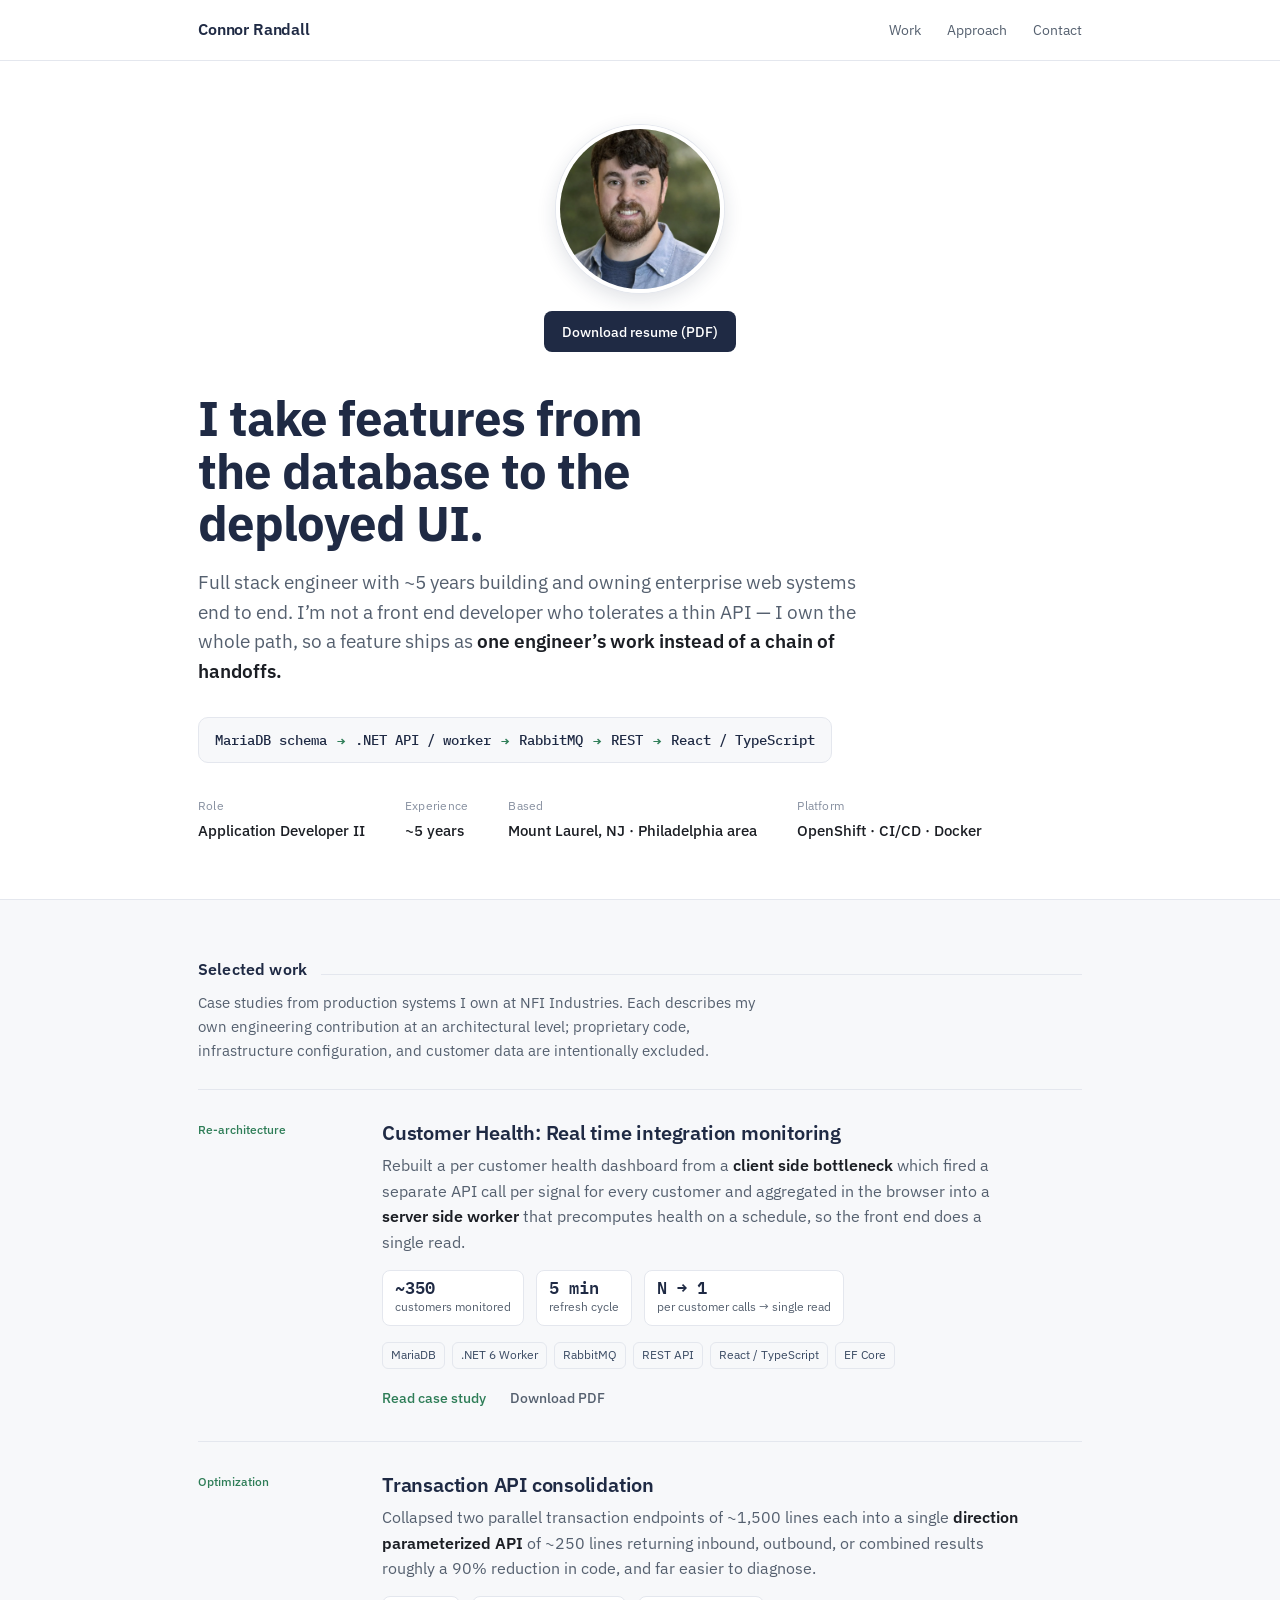
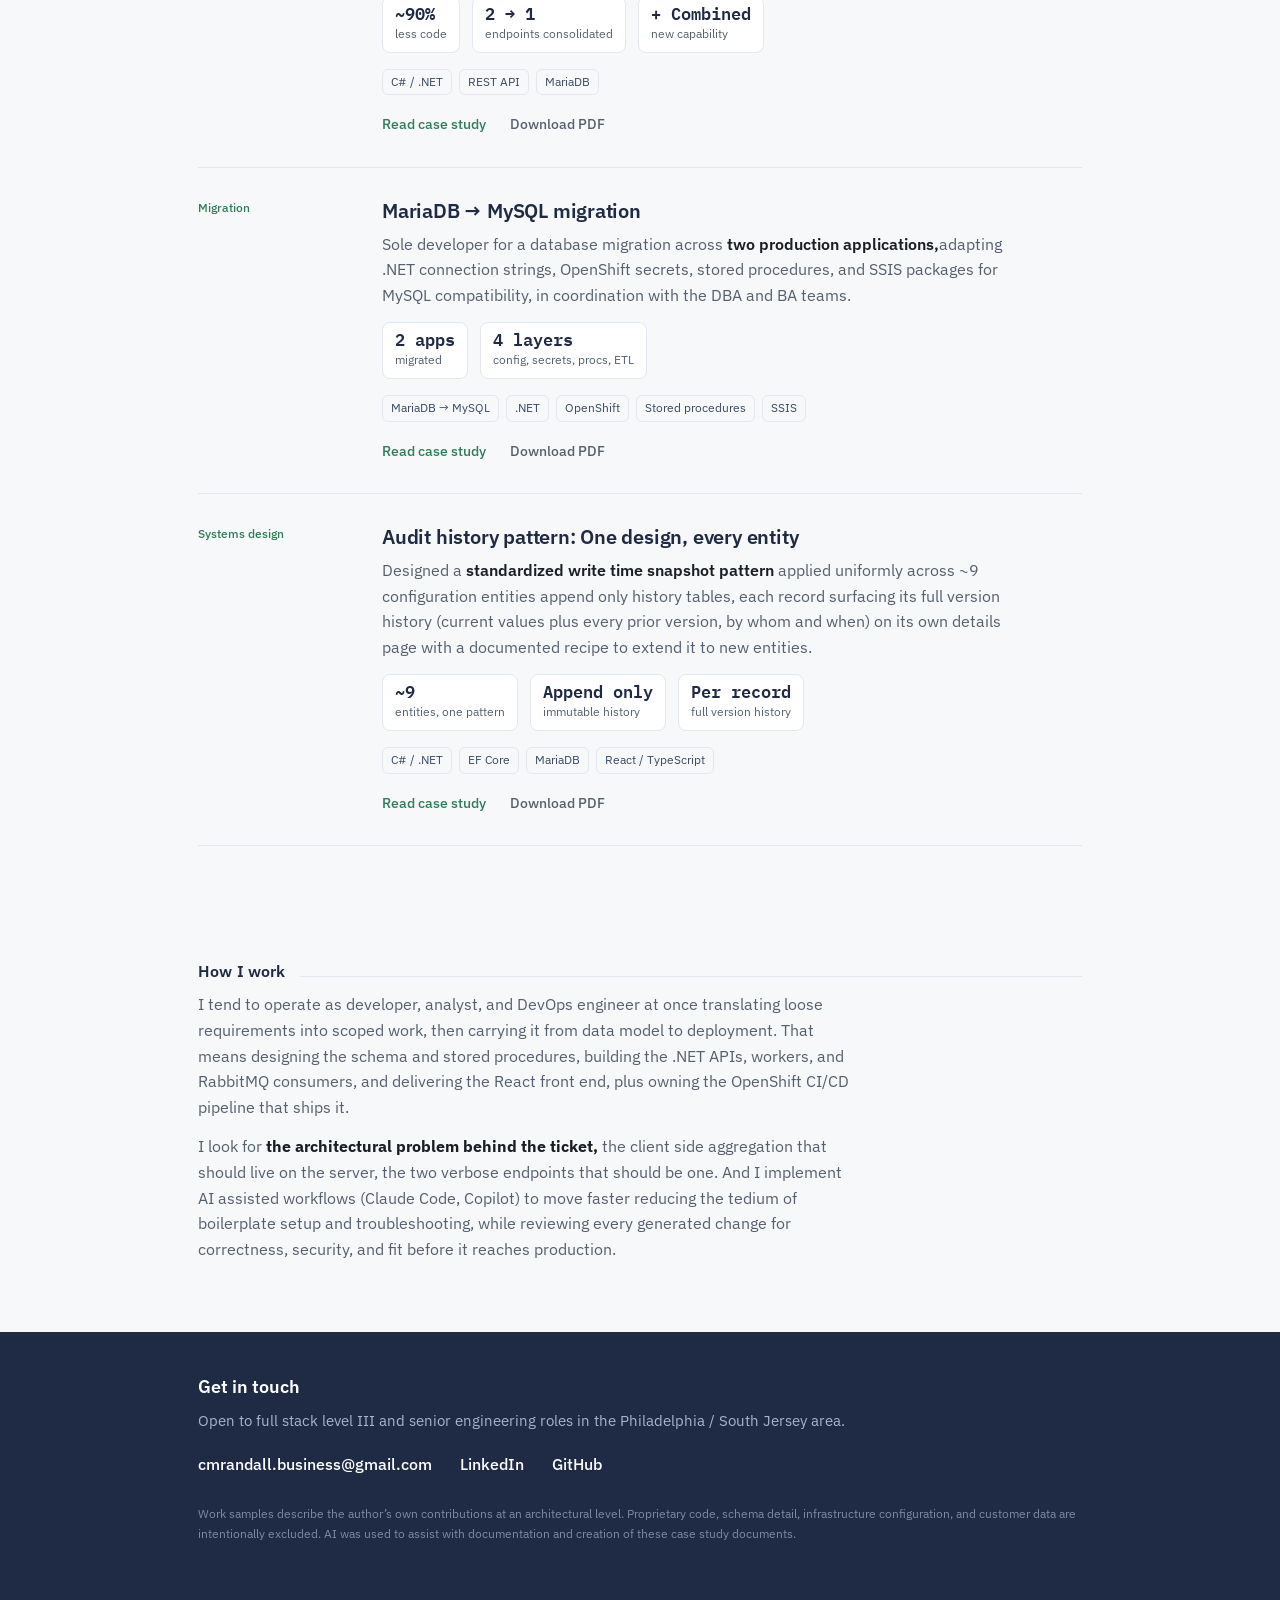
<file: index.html>
<!DOCTYPE html>
<html lang="en">
<head>
<meta charset="utf-8">
<meta name="viewport" content="width=device-width, initial-scale=1">
<title>Connor Randall: Full Stack Engineer</title>
<meta name="description" content="Full stack engineer who owns enterprise web systems end to end from database schema through .NET services and messaging to React front ends.">
<link rel="preconnect" href="https://fonts.googleapis.com">
<link rel="preconnect" href="https://fonts.gstatic.com" crossorigin>
<link href="https://fonts.googleapis.com/css2?family=IBM+Plex+Mono:wght@400;500;600&family=IBM+Plex+Sans:wght@400;500;600;700&display=swap" rel="stylesheet">
<link rel="stylesheet" href="styles.css">
</head>
<body>

<header class="topbar">
  <div class="wrap">
    <span class="id">Connor Randall</span>
    <nav>
      <a href="#work">Work</a>
      <a href="#approach">Approach</a>
      <a href="#contact">Contact</a>
    </nav>
  </div>
</header>

<div class="hero">
  <div class="wrap">
    <div class="profile">
      <img class="avatar" src="assets/profile.png" alt="Portrait of Connor Randall" width="168" height="168">
      <a class="btn" href="assets/Connor_Randall_Resume.pdf" download="Connor_Randall_Resume.pdf">Download resume (PDF)</a>
    </div>
    <h1>I take features from the database to the deployed UI.</h1>
    <p class="thesis">Full stack engineer with ~5 years building and owning enterprise web systems end to end. I&rsquo;m not a front end developer who tolerates a thin API &mdash; I own the whole path, so a feature ships as <b>one engineer&rsquo;s work instead of a chain of handoffs.</b></p>

    <div class="path mono">
      <span class="node">MariaDB schema</span><span class="arw">&rarr;</span>
      <span class="node">.NET API / worker</span><span class="arw">&rarr;</span>
      <span class="node">RabbitMQ</span><span class="arw">&rarr;</span>
      <span class="node">REST</span><span class="arw">&rarr;</span>
      <span class="node">React / TypeScript</span>
    </div>

    <div class="facts">
      <div><div class="lab">Role</div><div class="val">Application Developer II</div></div>
      <div><div class="lab">Experience</div><div class="val">~5 years</div></div>
      <div><div class="lab">Based</div><div class="val">Mount Laurel, NJ &middot; Philadelphia area</div></div>
      <div><div class="lab">Platform</div><div class="val">OpenShift &middot; CI/CD &middot; Docker</div></div>
    </div>
  </div>
</div>

<div class="wrap">

  <section id="work">
    <div class="sec-head"><h2>Selected work</h2><span class="rule"></span></div>
    <p class="sec-sub">Case studies from production systems I own at NFI Industries. Each describes my own engineering contribution at an architectural level; proprietary code, infrastructure configuration, and customer data are intentionally excluded.</p>

    <!-- Customer Health -->
    <div class="entry">
      <div class="kind">Re-architecture</div>
      <div>
        <h3>Customer Health: Real time integration monitoring</h3>
        <p>Rebuilt a per customer health dashboard from a <b>client side bottleneck</b> which fired a separate API call per signal for every customer and aggregated in the browser  into a <b>server side worker</b> that precomputes health on a schedule, so the front end does a single read.</p>
        <div class="metrics">
          <div class="metric"><div class="n mono">~350</div><div class="l">customers monitored</div></div>
          <div class="metric"><div class="n mono">5&nbsp;min</div><div class="l">refresh cycle</div></div>
          <div class="metric"><div class="n mono">N&nbsp;&rarr;&nbsp;1</div><div class="l">per customer calls &rarr; single read</div></div>
        </div>
        <div class="stack">
          <span class="tag">MariaDB</span><span class="tag">.NET 6 Worker</span><span class="tag">RabbitMQ</span>
          <span class="tag">REST API</span><span class="tag">React / TypeScript</span><span class="tag">EF Core</span>
        </div>
        <div class="readlinks">
          <a href="work/customer-health.html">Read case study</a>
          <a class="pdf" href="assets/CustomerHealth_CaseStudy.pdf">Download PDF</a>
        </div>
      </div>
    </div>

    <!-- API consolidation -->
    <div class="entry">
      <div class="kind">Optimization</div>
      <div>
        <h3>Transaction API consolidation</h3>
        <p>Collapsed two parallel transaction endpoints of ~1,500 lines each into a single <b>direction parameterized API</b> of ~250 lines returning inbound, outbound, or combined results roughly a 90% reduction in code, and far easier to diagnose.</p>
        <div class="metrics">
          <div class="metric"><div class="n mono">~90%</div><div class="l">less code</div></div>
          <div class="metric"><div class="n mono">2&nbsp;&rarr;&nbsp;1</div><div class="l">endpoints consolidated</div></div>
          <div class="metric"><div class="n mono">+&nbsp;Combined</div><div class="l">new capability</div></div>
        </div>
        <div class="stack">
          <span class="tag">C# / .NET</span><span class="tag">REST API</span><span class="tag">MariaDB</span>
        </div>
        <div class="readlinks">
          <a href="work/api-consolidation.html">Read case study</a>
          <a class="pdf" href="assets/APIConsolidation_CaseStudy.pdf">Download PDF</a>
        </div>
      </div>
    </div>

    <!-- DB migration -->
    <div class="entry">
      <div class="kind">Migration</div>
      <div>
        <h3>MariaDB → MySQL migration</h3>
        <p>Sole developer for a database migration across <b>two production applications,</b>adapting .NET connection strings, OpenShift secrets, stored procedures, and SSIS packages for MySQL compatibility, in coordination with the DBA and BA teams.</p>
        <div class="metrics">
          <div class="metric"><div class="n mono">2 apps</div><div class="l">migrated</div></div>
          <div class="metric"><div class="n mono">4 layers</div><div class="l">config, secrets, procs, ETL</div></div>
        </div>
        <div class="stack">
          <span class="tag">MariaDB → MySQL</span><span class="tag">.NET</span><span class="tag">OpenShift</span>
          <span class="tag">Stored procedures</span><span class="tag">SSIS</span>
        </div>
        <div class="readlinks">
          <a href="work/database-migration.html">Read case study</a>
          <a class="pdf" href="assets/DatabaseMigration_CaseStudy.pdf">Download PDF</a>
        </div>
      </div>
    </div>

    <!-- Audit history -->
    <div class="entry">
      <div class="kind">Systems design</div>
      <div>
        <h3>Audit history pattern: One design, every entity</h3>
        <p>Designed a <b>standardized write time snapshot pattern</b> applied uniformly across ~9 configuration entities append only history tables, each record surfacing its full version history (current values plus every prior version, by whom and when) on its own details page with a documented recipe to extend it to new entities.</p>
        <div class="metrics">
          <div class="metric"><div class="n mono">~9</div><div class="l">entities, one pattern</div></div>
          <div class="metric"><div class="n mono">Append only</div><div class="l">immutable history</div></div>
          <div class="metric"><div class="n mono">Per record</div><div class="l">full version history</div></div>
        </div>
        <div class="stack">
          <span class="tag">C# / .NET</span><span class="tag">EF Core</span><span class="tag">MariaDB</span><span class="tag">React / TypeScript</span>
        </div>
        <div class="readlinks">
          <a href="work/audit-history.html">Read case study</a>
          <a class="pdf" href="assets/AuditHistory_CaseStudy.pdf">Download PDF</a>
        </div>
      </div>
    </div>
  </section>

  <section id="approach" class="approach">
    <div class="sec-head"><h2>How I work</h2><span class="rule"></span></div>
    <p>I tend to operate as developer, analyst, and DevOps engineer at once translating loose requirements into scoped work, then carrying it from data model to deployment. That means designing the schema and stored procedures, building the .NET APIs, workers, and RabbitMQ consumers, and delivering the React front end, plus owning the OpenShift CI/CD pipeline that ships it.</p>
    <p>I look for <b>the architectural problem behind the ticket,</b> the client side aggregation that should live on the server, the two verbose endpoints that should be one. And I implement AI assisted workflows (Claude Code, Copilot) to move faster reducing the tedium of boilerplate setup and troubleshooting, while reviewing every generated change for correctness, security, and fit before it reaches production.</p>
  </section>

</div>

<footer id="contact">
  <div class="wrap">
    <h2>Get in touch</h2>
    <p>Open to full stack level III and senior engineering roles in the Philadelphia / South Jersey area.</p>
    <div class="links">
      <a href="mailto:cmrandall.business@gmail.com">cmrandall.business@gmail.com</a>
      <a href="https://www.linkedin.com/in/connormrandall">LinkedIn</a>
      <a href="https://github.com/CMRandall669">GitHub</a>
    </div>
    <p class="fine">Work samples describe the author&rsquo;s own contributions at an architectural level. Proprietary code, schema detail, infrastructure configuration, and customer data are intentionally excluded. AI was used to assist with documentation and creation of these case study documents.</p>
  </div>
</footer>

</body>
</html>
</file>
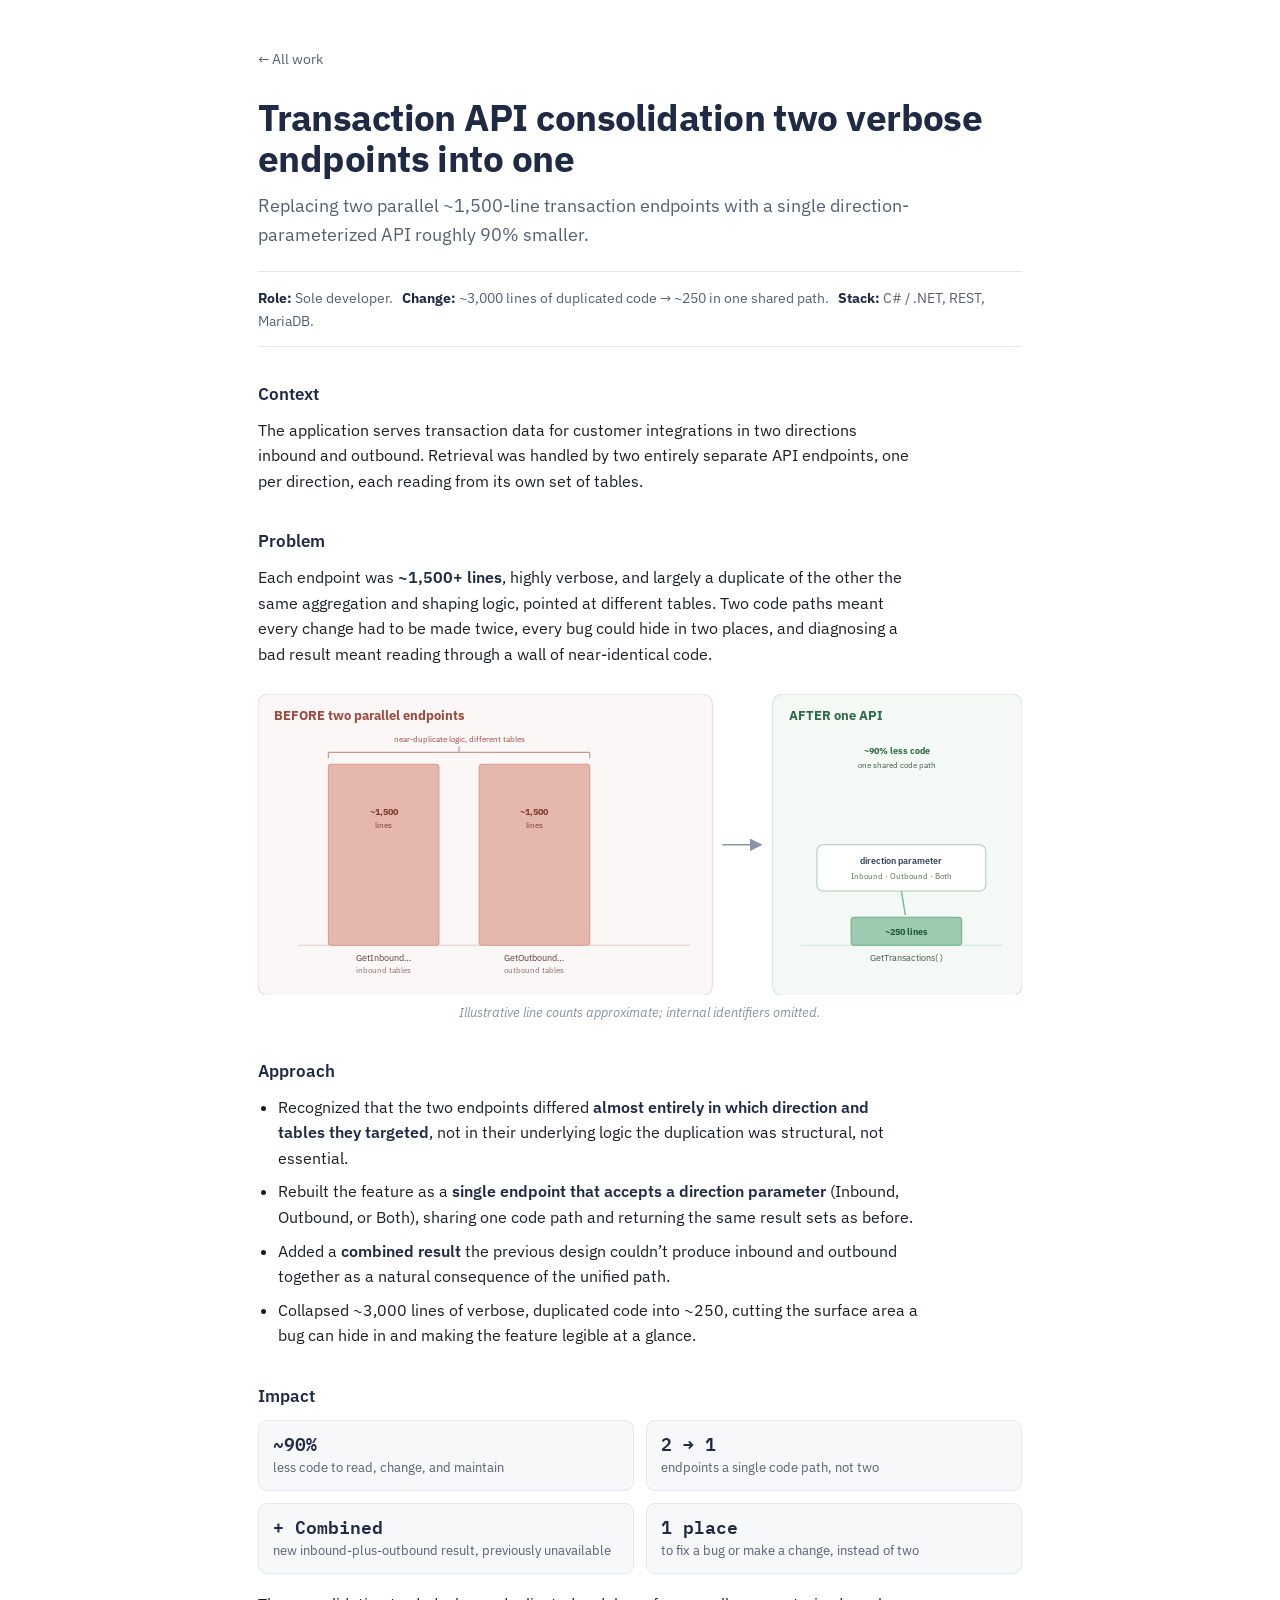
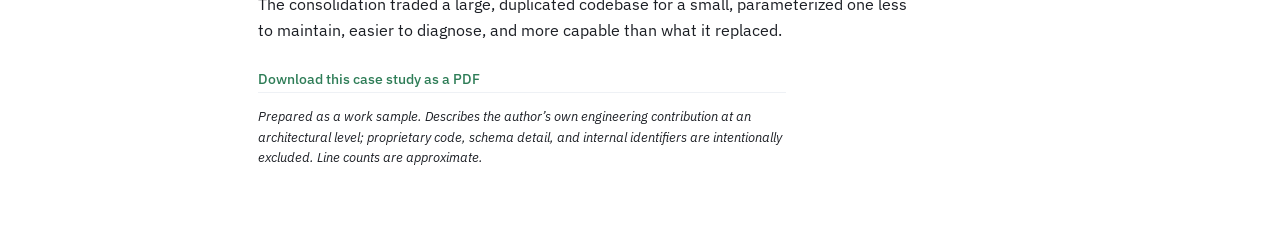
<file: work/api-consolidation.html>
<!DOCTYPE html>
<html lang="en">
<head>
<meta charset="utf-8">
<meta name="viewport" content="width=device-width, initial-scale=1">
<title>Transaction API Consolidation Connor Randall</title>
<meta name="description" content="Replacing two parallel ~1,500-line transaction endpoints with a single direction-parameterized API roughly 90% smaller.">
<link rel="preconnect" href="https://fonts.googleapis.com">
<link rel="preconnect" href="https://fonts.gstatic.com" crossorigin>
<link href="https://fonts.googleapis.com/css2?family=IBM+Plex+Mono:wght@400;500;600&family=IBM+Plex+Sans:wght@400;500;600;700&display=swap" rel="stylesheet">
<link rel="stylesheet" href="../styles.css">
</head>
<body>
<div class="case">
  <div class="wrap">
    <a class="back" href="../index.html">&larr; All work</a>
    <h1>Transaction API consolidation two verbose endpoints into one</h1>
    <p class="lede">Replacing two parallel ~1,500-line transaction endpoints with a single direction-parameterized API roughly 90% smaller.</p>
    <div class="rolebar"><b>Role:</b> Sole developer. &nbsp;&nbsp;<b>Change:</b> ~3,000 lines of duplicated code → ~250 in one shared path. &nbsp;&nbsp;<b>Stack:</b> C# / .NET, REST, MariaDB.</div>

    <h2>Context</h2>
    <p>The application serves transaction data for customer integrations in two directions inbound and outbound. Retrieval was handled by two entirely separate API endpoints, one per direction, each reading from its own set of tables.</p>

    <h2>Problem</h2>
    <p>Each endpoint was <span class="k">~1,500+ lines</span>, highly verbose, and largely a duplicate of the other the same aggregation and shaping logic, pointed at different tables. Two code paths meant every change had to be made twice, every bug could hide in two places, and diagnosing a bad result meant reading through a wall of near-identical code.</p>

    <figure>
      <svg viewBox="0 0 760 300" xmlns="http://www.w3.org/2000/svg" role="img" aria-label="Before and after code-volume comparison">
        <defs><marker id="ar" viewBox="0 0 10 10" refX="8.5" refY="5" markerWidth="8" markerHeight="8" orient="auto-start-reverse"><path d="M0,0 L10,5 L0,10 z" fill="#8a94a6"/></marker></defs>
        <rect x="0" y="0" width="452" height="300" rx="10" fill="#fbf7f6" stroke="#ecdcd8"/>
        <text x="16" y="26" font-family="IBM Plex Sans, Arial" font-size="12.5" font-weight="700" fill="#9c4b3f">BEFORE two parallel endpoints</text>
        <line x1="40" y1="250" x2="430" y2="250" stroke="#e3cfca" stroke-width="1"/>
        <rect x="70" y="70" width="110" height="180" rx="3" fill="#e6b7ad" stroke="#d29c90"/>
        <text x="125" y="120" text-anchor="middle" font-family="IBM Plex Sans, Arial" font-size="9" font-weight="700" fill="#7c3b30">~1,500</text>
        <text x="125" y="133" text-anchor="middle" font-family="IBM Plex Sans, Arial" font-size="8" fill="#7c3b30">lines</text>
        <text x="125" y="266" text-anchor="middle" font-family="IBM Plex Sans, Arial" font-size="8.6" fill="#5a3f3a">GetInbound…</text>
        <text x="125" y="278" text-anchor="middle" font-family="IBM Plex Sans, Arial" font-size="7.6" fill="#8a6f68">inbound tables</text>
        <rect x="220" y="70" width="110" height="180" rx="3" fill="#e6b7ad" stroke="#d29c90"/>
        <text x="275" y="120" text-anchor="middle" font-family="IBM Plex Sans, Arial" font-size="9" font-weight="700" fill="#7c3b30">~1,500</text>
        <text x="275" y="133" text-anchor="middle" font-family="IBM Plex Sans, Arial" font-size="8" fill="#7c3b30">lines</text>
        <text x="275" y="266" text-anchor="middle" font-family="IBM Plex Sans, Arial" font-size="8.6" fill="#5a3f3a">GetOutbound…</text>
        <text x="275" y="278" text-anchor="middle" font-family="IBM Plex Sans, Arial" font-size="7.6" fill="#8a6f68">outbound tables</text>
        <path d="M70,58 L330,58 M70,58 L70,64 M330,58 L330,64 M200,58 L200,52" stroke="#c99a90" stroke-width="1.2" fill="none"/>
        <text x="200" y="48" text-anchor="middle" font-family="IBM Plex Sans, Arial" font-size="8.4" fill="#9c4b3f">near-duplicate logic, different tables</text>
        <path d="M462,150 L500,150" stroke="#8a94a6" stroke-width="1.6" fill="none" marker-end="url(#ar)"/>
        <rect x="512" y="0" width="248" height="300" rx="10" fill="#f4f9f5" stroke="#d3e6d8"/>
        <text x="528" y="26" font-family="IBM Plex Sans, Arial" font-size="12.5" font-weight="700" fill="#2f6b48">AFTER one API</text>
        <line x1="540" y1="250" x2="740" y2="250" stroke="#cfe3d6" stroke-width="1"/>
        <rect x="590" y="222" width="110" height="28" rx="3" fill="#9ccbaf" stroke="#6fae86"/>
        <text x="645" y="240" text-anchor="middle" font-family="IBM Plex Sans, Arial" font-size="9" font-weight="700" fill="#1f5638">~250 lines</text>
        <text x="645" y="266" text-anchor="middle" font-family="IBM Plex Sans, Arial" font-size="8.6" fill="#3d5648">GetTransactions( )</text>
        <rect x="556" y="150" width="168" height="46" rx="6" fill="#fff" stroke="#a9cdb5"/>
        <text x="640" y="169" text-anchor="middle" font-family="IBM Plex Sans, Arial" font-size="8.8" font-weight="600" fill="#33405c">direction parameter</text>
        <text x="640" y="184" text-anchor="middle" font-family="IBM Plex Sans, Arial" font-size="8.2" fill="#5c6b57">Inbound · Outbound · Both</text>
        <path d="M640,196 L644,220" stroke="#7fb494" stroke-width="1.4" fill="none"/>
        <text x="636" y="60" text-anchor="middle" font-family="IBM Plex Sans, Arial" font-size="9.2" font-weight="700" fill="#2f6b48">~90% less code</text>
        <text x="636" y="74" text-anchor="middle" font-family="IBM Plex Sans, Arial" font-size="8" fill="#3d5648">one shared code path</text>
      </svg>
      <figcaption>Illustrative line counts approximate; internal identifiers omitted.</figcaption>
    </figure>

    <h2>Approach</h2>
    <ul>
      <li>Recognized that the two endpoints differed <span class="k">almost entirely in which direction and tables they targeted</span>, not in their underlying logic the duplication was structural, not essential.</li>
      <li>Rebuilt the feature as a <span class="k">single endpoint that accepts a direction parameter</span> (Inbound, Outbound, or Both), sharing one code path and returning the same result sets as before.</li>
      <li>Added a <span class="k">combined result</span> the previous design couldn&rsquo;t produce inbound and outbound together as a natural consequence of the unified path.</li>
      <li>Collapsed ~3,000 lines of verbose, duplicated code into ~250, cutting the surface area a bug can hide in and making the feature legible at a glance.</li>
    </ul>

    <h2>Impact</h2>
    <div class="impact">
      <div class="box"><div class="n mono">~90%</div><div class="l">less code to read, change, and maintain</div></div>
      <div class="box"><div class="n mono">2 → 1</div><div class="l">endpoints a single code path, not two</div></div>
      <div class="box"><div class="n mono">+ Combined</div><div class="l">new inbound-plus-outbound result, previously unavailable</div></div>
      <div class="box"><div class="n mono">1 place</div><div class="l">to fix a bug or make a change, instead of two</div></div>
    </div>
    <p>The consolidation traded a large, duplicated codebase for a small, parameterized one less to maintain, easier to diagnose, and more capable than what it replaced.</p>

    <a class="dl" href="../assets/APIConsolidation_CaseStudy.pdf">Download this case study as a PDF</a>
    <p class="excluded">Prepared as a work sample. Describes the author&rsquo;s own engineering contribution at an architectural level; proprietary code, schema detail, and internal identifiers are intentionally excluded. Line counts are approximate.</p>
  </div>
</div>
</body>
</html>
</file>
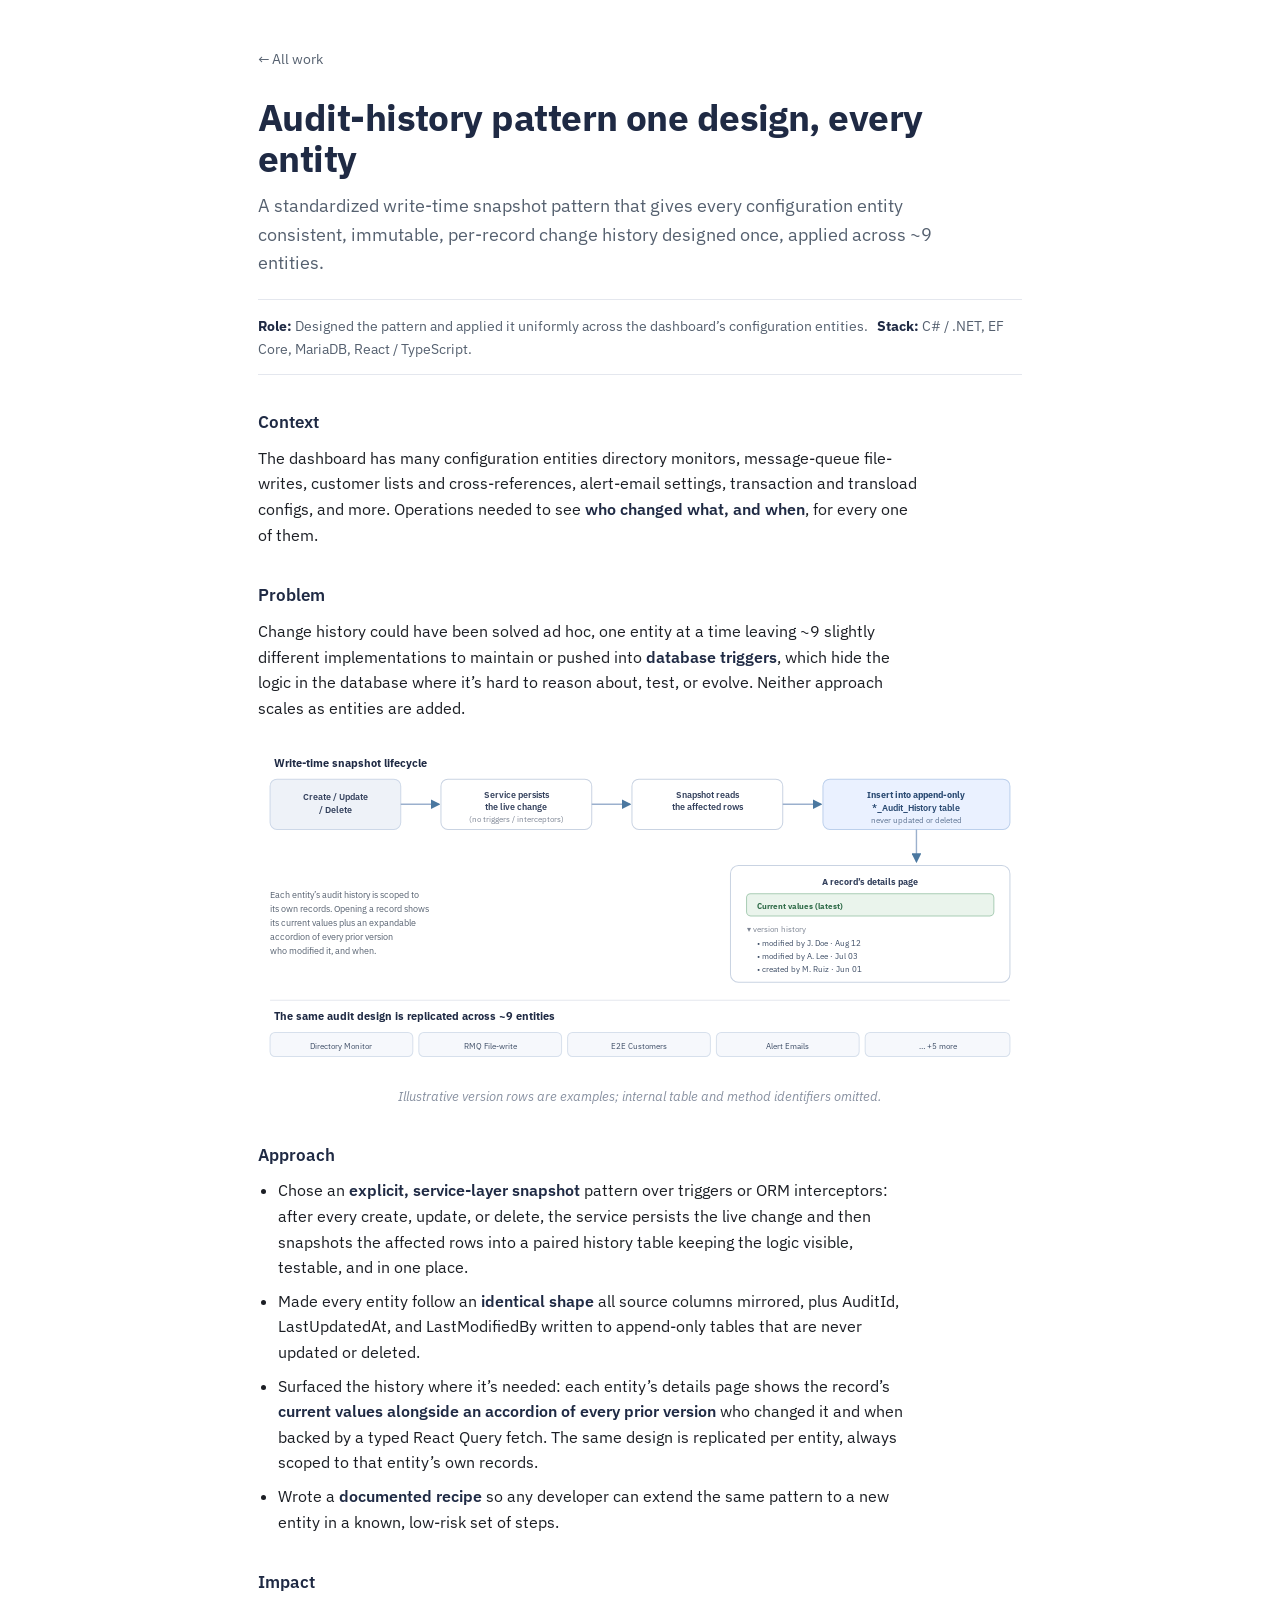
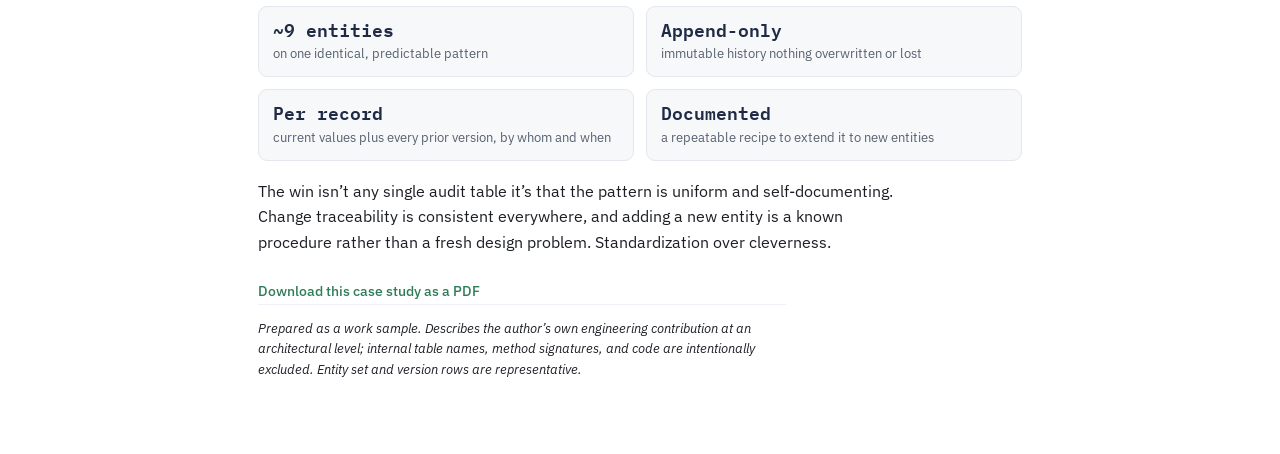
<file: work/audit-history.html>
<!DOCTYPE html>
<html lang="en">
<head>
<meta charset="utf-8">
<meta name="viewport" content="width=device-width, initial-scale=1">
<title>Audit-History Pattern Connor Randall</title>
<meta name="description" content="A standardized write-time snapshot pattern giving every configuration entity consistent, immutable, per-record change history applied across ~9 entities.">
<link rel="preconnect" href="https://fonts.googleapis.com">
<link rel="preconnect" href="https://fonts.gstatic.com" crossorigin>
<link href="https://fonts.googleapis.com/css2?family=IBM+Plex+Mono:wght@400;500;600&family=IBM+Plex+Sans:wght@400;500;600;700&display=swap" rel="stylesheet">
<link rel="stylesheet" href="../styles.css">
</head>
<body>
<div class="case">
  <div class="wrap">
    <a class="back" href="../index.html">&larr; All work</a>
    <h1>Audit-history pattern one design, every entity</h1>
    <p class="lede">A standardized write-time snapshot pattern that gives every configuration entity consistent, immutable, per-record change history designed once, applied across ~9 entities.</p>
    <div class="rolebar"><b>Role:</b> Designed the pattern and applied it uniformly across the dashboard&rsquo;s configuration entities. &nbsp;&nbsp;<b>Stack:</b> C# / .NET, EF Core, MariaDB, React / TypeScript.</div>

    <h2>Context</h2>
    <p>The dashboard has many configuration entities directory monitors, message-queue file-writes, customer lists and cross-references, alert-email settings, transaction and transload configs, and more. Operations needed to see <span class="k">who changed what, and when</span>, for every one of them.</p>

    <h2>Problem</h2>
    <p>Change history could have been solved ad hoc, one entity at a time leaving ~9 slightly different implementations to maintain or pushed into <span class="k">database triggers</span>, which hide the logic in the database where it&rsquo;s hard to reason about, test, or evolve. Neither approach scales as entities are added.</p>

    <figure>
      <svg viewBox="0 0 760 330" xmlns="http://www.w3.org/2000/svg" role="img" aria-label="Write-time snapshot lifecycle and per-record version history, replicated across entities">
        <defs><marker id="arA" viewBox="0 0 10 10" refX="8.5" refY="5" markerWidth="7" markerHeight="7" orient="auto-start-reverse"><path d="M0,0 L10,5 L0,10 z" fill="#4b78a0"/></marker></defs>
        <text x="16" y="20" font-family="IBM Plex Sans, Arial" font-size="11" font-weight="700" fill="#1F2A44">Write-time snapshot lifecycle</text>
        <g font-family="IBM Plex Sans, Arial">
          <rect x="12" y="32" width="130" height="50" rx="7" fill="#eef2f8" stroke="#cdd8e8"/>
          <text x="77" y="53" text-anchor="middle" font-size="9.4" font-weight="600" fill="#33405c">Create / Update</text>
          <text x="77" y="66" text-anchor="middle" font-size="9.4" font-weight="600" fill="#33405c">/ Delete</text>
          <rect x="182" y="32" width="150" height="50" rx="7" fill="#fff" stroke="#c9d3e2"/>
          <text x="257" y="51" text-anchor="middle" font-size="9" font-weight="600" fill="#33405c">Service persists</text>
          <text x="257" y="63" text-anchor="middle" font-size="9" font-weight="600" fill="#33405c">the live change</text>
          <text x="257" y="75" text-anchor="middle" font-size="7.6" fill="#7c8493">(no triggers / interceptors)</text>
          <rect x="372" y="32" width="150" height="50" rx="7" fill="#fff" stroke="#c9d3e2"/>
          <text x="447" y="51" text-anchor="middle" font-size="9" font-weight="600" fill="#33405c">Snapshot reads</text>
          <text x="447" y="63" text-anchor="middle" font-size="9" font-weight="600" fill="#33405c">the affected rows</text>
          <rect x="562" y="32" width="186" height="50" rx="7" fill="#eaf1ff" stroke="#bcd0ec"/>
          <text x="655" y="51" text-anchor="middle" font-size="9.2" font-weight="700" fill="#2a4a72">Insert into append-only</text>
          <text x="655" y="64" text-anchor="middle" font-size="8.8" font-weight="600" fill="#2a4a72">*_Audit_History table</text>
          <text x="655" y="76" text-anchor="middle" font-size="7.6" fill="#5c7291">never updated or deleted</text>
        </g>
        <g stroke="#9bb0cd" stroke-width="1.4" fill="none" marker-end="url(#arA)">
          <path d="M142,57 L180,57"/><path d="M332,57 L370,57"/><path d="M522,57 L560,57"/>
        </g>
        <path d="M655,82 L655,114" stroke="#9bb0cd" stroke-width="1.4" fill="none" marker-end="url(#arA)"/>
        <g font-family="IBM Plex Sans, Arial" font-size="9" fill="#55606f">
          <text x="12" y="150">Each entity&rsquo;s audit history is scoped to</text>
          <text x="12" y="164">its own records. Opening a record shows</text>
          <text x="12" y="178">its current values plus an expandable</text>
          <text x="12" y="192">accordion of every prior version</text>
          <text x="12" y="206">who modified it, and when.</text>
        </g>
        <rect x="470" y="118" width="278" height="116" rx="8" fill="#fff" stroke="#c9d3e2"/>
        <text x="609" y="137" text-anchor="middle" font-family="IBM Plex Sans, Arial" font-size="9" font-weight="700" fill="#33405c">A record&rsquo;s details page</text>
        <rect x="486" y="146" width="246" height="22" rx="4" fill="#eaf4ec" stroke="#a9cdb5"/>
        <text x="496" y="161" font-family="IBM Plex Sans, Arial" font-size="8.4" font-weight="700" fill="#2f6b48">Current values (latest)</text>
        <text x="486" y="184" font-family="IBM Plex Sans, Arial" font-size="8" fill="#7c8493">&#9662; version history</text>
        <g font-family="IBM Plex Sans, Arial" font-size="8.2" fill="#3a4a63">
          <text x="496" y="198">• modified by J. Doe · Aug 12</text>
          <text x="496" y="211">• modified by A. Lee · Jul 03</text>
          <text x="496" y="224">• created by M. Ruiz · Jun 01</text>
        </g>
        <line x1="12" y1="252" x2="748" y2="252" stroke="#e4e7ee" stroke-width="1"/>
        <text x="16" y="272" font-family="IBM Plex Sans, Arial" font-size="10.5" font-weight="700" fill="#1F2A44">The same audit design is replicated across ~9 entities</text>
        <g font-family="IBM Plex Sans, Arial" font-size="8.2" fill="#3a4a63">
          <rect x="12" y="284" width="142" height="24" rx="5" fill="#f6f8fc" stroke="#d7e0ec"/><text x="83" y="300" text-anchor="middle">Directory Monitor</text>
          <rect x="160" y="284" width="142" height="24" rx="5" fill="#f6f8fc" stroke="#d7e0ec"/><text x="231" y="300" text-anchor="middle">RMQ File-write</text>
          <rect x="308" y="284" width="142" height="24" rx="5" fill="#f6f8fc" stroke="#d7e0ec"/><text x="379" y="300" text-anchor="middle">E2E Customers</text>
          <rect x="456" y="284" width="142" height="24" rx="5" fill="#f6f8fc" stroke="#d7e0ec"/><text x="527" y="300" text-anchor="middle">Alert Emails</text>
          <rect x="604" y="284" width="144" height="24" rx="5" fill="#f6f8fc" stroke="#d7e0ec"/><text x="676" y="300" text-anchor="middle">… +5 more</text>
        </g>
      </svg>
      <figcaption>Illustrative version rows are examples; internal table and method identifiers omitted.</figcaption>
    </figure>

    <h2>Approach</h2>
    <ul>
      <li>Chose an <span class="k">explicit, service-layer snapshot</span> pattern over triggers or ORM interceptors: after every create, update, or delete, the service persists the live change and then snapshots the affected rows into a paired history table keeping the logic visible, testable, and in one place.</li>
      <li>Made every entity follow an <span class="k">identical shape</span> all source columns mirrored, plus AuditId, LastUpdatedAt, and LastModifiedBy written to append-only tables that are never updated or deleted.</li>
      <li>Surfaced the history where it&rsquo;s needed: each entity&rsquo;s details page shows the record&rsquo;s <span class="k">current values alongside an accordion of every prior version</span> who changed it and when backed by a typed React Query fetch. The same design is replicated per entity, always scoped to that entity&rsquo;s own records.</li>
      <li>Wrote a <span class="k">documented recipe</span> so any developer can extend the same pattern to a new entity in a known, low-risk set of steps.</li>
    </ul>

    <h2>Impact</h2>
    <div class="impact">
      <div class="box"><div class="n mono">~9 entities</div><div class="l">on one identical, predictable pattern</div></div>
      <div class="box"><div class="n mono">Append-only</div><div class="l">immutable history nothing overwritten or lost</div></div>
      <div class="box"><div class="n mono">Per record</div><div class="l">current values plus every prior version, by whom and when</div></div>
      <div class="box"><div class="n mono">Documented</div><div class="l">a repeatable recipe to extend it to new entities</div></div>
    </div>
    <p>The win isn&rsquo;t any single audit table it&rsquo;s that the pattern is uniform and self-documenting. Change traceability is consistent everywhere, and adding a new entity is a known procedure rather than a fresh design problem. Standardization over cleverness.</p>

    <a class="dl" href="../assets/AuditHistory_CaseStudy.pdf">Download this case study as a PDF</a>
    <p class="excluded">Prepared as a work sample. Describes the author&rsquo;s own engineering contribution at an architectural level; internal table names, method signatures, and code are intentionally excluded. Entity set and version rows are representative.</p>
  </div>
</div>
</body>
</html>
</file>
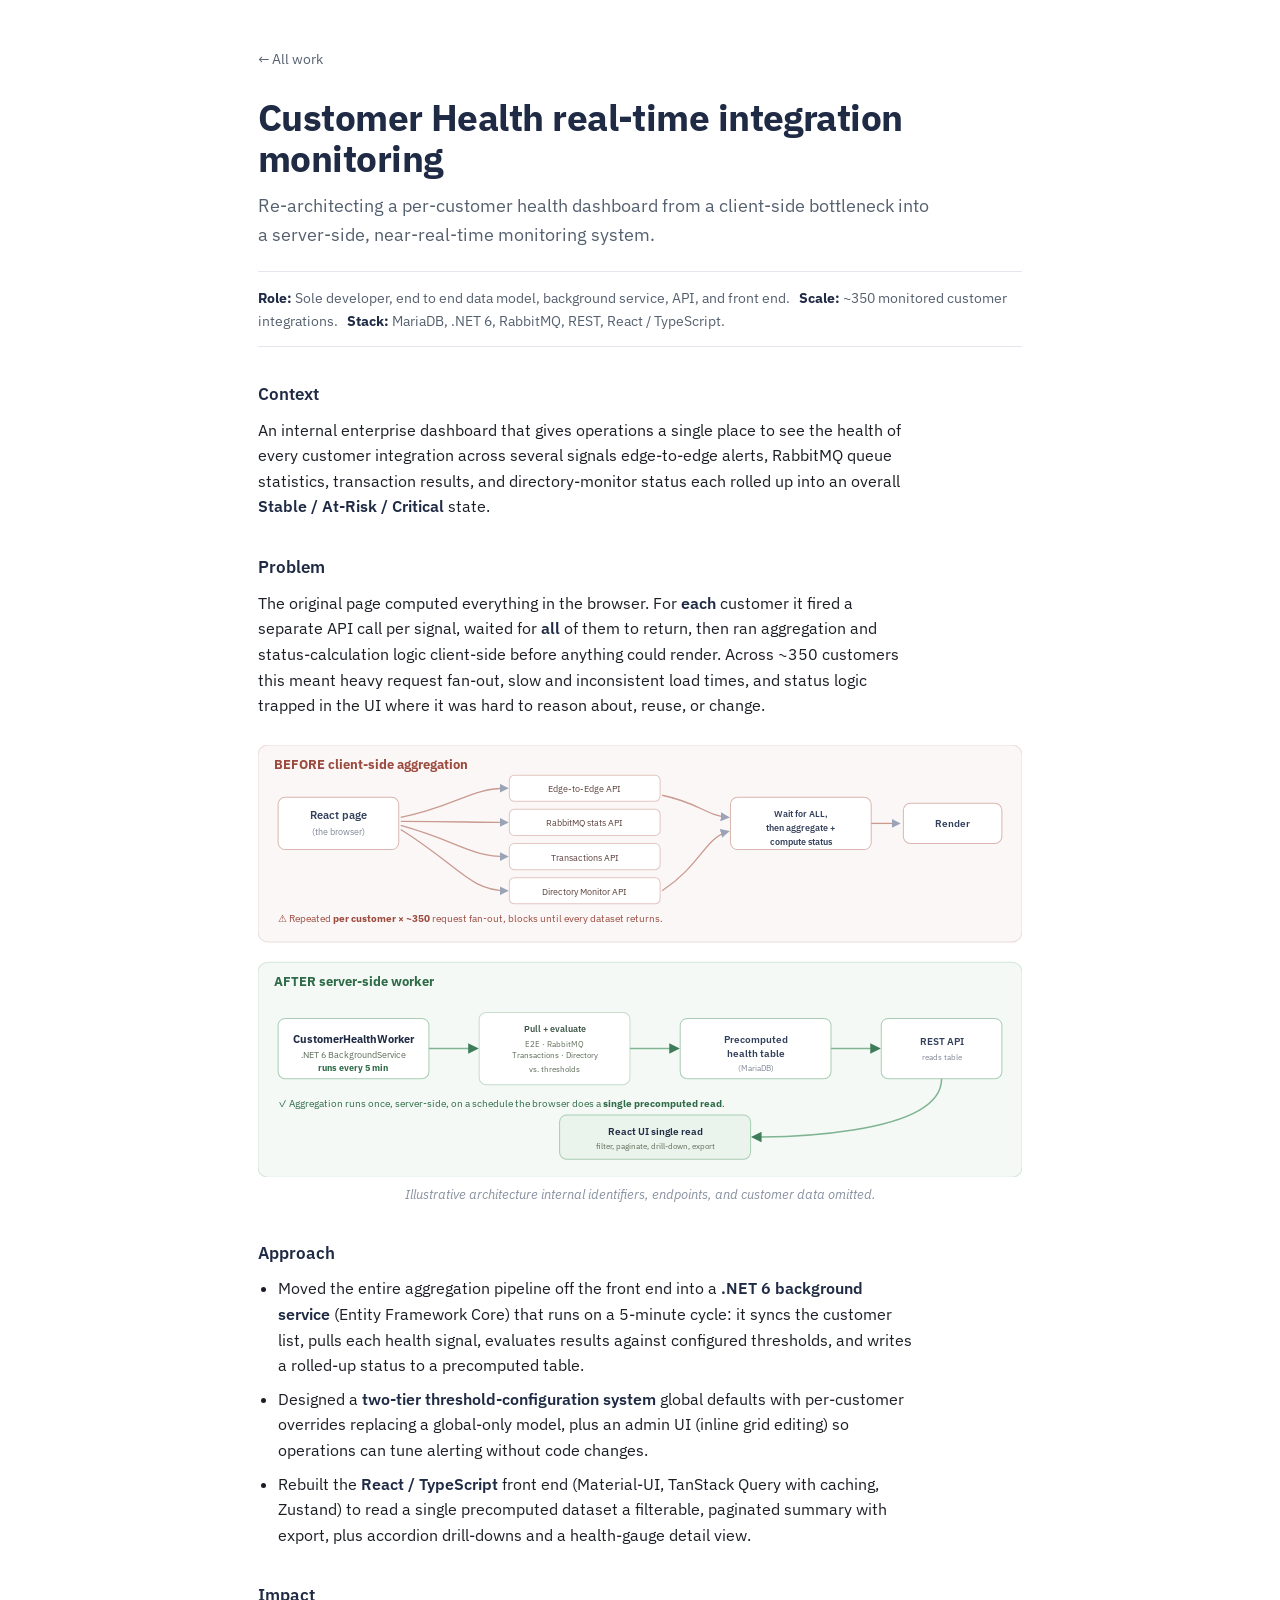
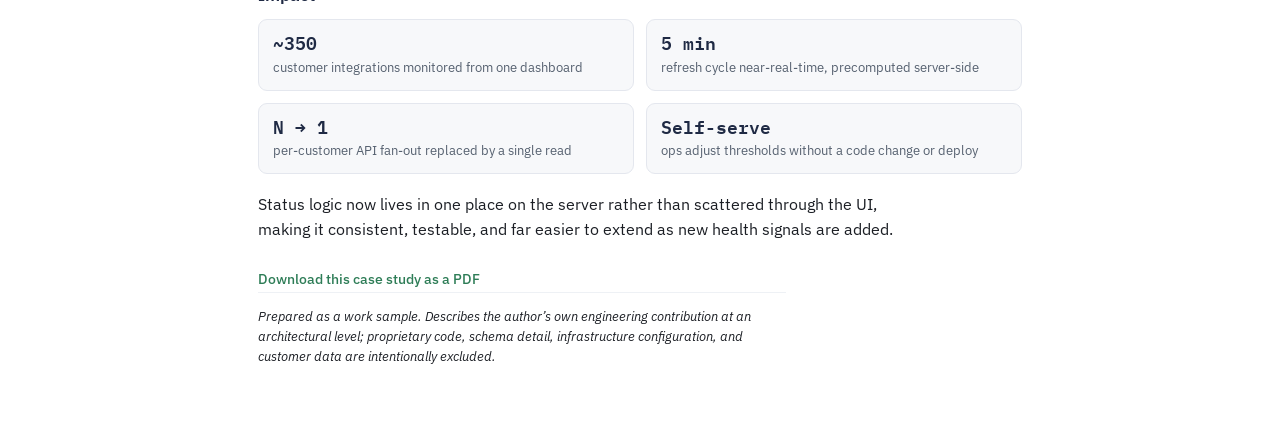
<file: work/customer-health.html>
<!DOCTYPE html>
<html lang="en">
<head>
<meta charset="utf-8">
<meta name="viewport" content="width=device-width, initial-scale=1">
<title>Customer Health Connor Randall</title>
<meta name="description" content="Re-architecting a per-customer health dashboard from a client-side bottleneck into a server-side, near-real-time monitoring system.">
<link rel="preconnect" href="https://fonts.googleapis.com">
<link rel="preconnect" href="https://fonts.gstatic.com" crossorigin>
<link href="https://fonts.googleapis.com/css2?family=IBM+Plex+Mono:wght@400;500;600&family=IBM+Plex+Sans:wght@400;500;600;700&display=swap" rel="stylesheet">
<link rel="stylesheet" href="../styles.css">
</head>
<body>

<div class="case">
  <div class="wrap">
    <a class="back" href="../index.html">&larr; All work</a>

    <h1>Customer Health real-time integration monitoring</h1>
    <p class="lede">Re-architecting a per-customer health dashboard from a client-side bottleneck into a server-side, near-real-time monitoring system.</p>

    <div class="rolebar">
      <b>Role:</b> Sole developer, end to end data model, background service, API, and front end. &nbsp;&nbsp;<b>Scale:</b> ~350 monitored customer integrations. &nbsp;&nbsp;<b>Stack:</b> MariaDB, .NET 6, RabbitMQ, REST, React / TypeScript.
    </div>

    <h2>Context</h2>
    <p>An internal enterprise dashboard that gives operations a single place to see the health of every customer integration across several signals edge-to-edge alerts, RabbitMQ queue statistics, transaction results, and directory-monitor status each rolled up into an overall <span class="k">Stable / At-Risk / Critical</span> state.</p>

    <h2>Problem</h2>
    <p>The original page computed everything in the browser. For <span class="k">each</span> customer it fired a separate API call per signal, waited for <span class="k">all</span> of them to return, then ran aggregation and status-calculation logic client-side before anything could render. Across ~350 customers this meant heavy request fan-out, slow and inconsistent load times, and status logic trapped in the UI where it was hard to reason about, reuse, or change.</p>

    <figure>
      <svg viewBox="0 0 760 430" xmlns="http://www.w3.org/2000/svg" role="img" aria-label="Before and after architecture diagram">
        <defs>
          <marker id="ar" viewBox="0 0 10 10" refX="8.5" refY="5" markerWidth="7" markerHeight="7" orient="auto-start-reverse">
            <path d="M0,0 L10,5 L0,10 z" fill="#9aa4b6"/>
          </marker>
          <marker id="arG" viewBox="0 0 10 10" refX="8.5" refY="5" markerWidth="7" markerHeight="7" orient="auto-start-reverse">
            <path d="M0,0 L10,5 L0,10 z" fill="#3f7d5a"/>
          </marker>
        </defs>

        <rect x="0" y="0" width="760" height="196" rx="10" fill="#fbf7f6" stroke="#ecdcd8"/>
        <text x="16" y="24" font-family="IBM Plex Sans, Arial" font-size="12.5" font-weight="700" fill="#9c4b3f">BEFORE client-side aggregation</text>
        <rect x="20" y="52" width="120" height="52" rx="7" fill="#ffffff" stroke="#d9b7b0"/>
        <text x="80" y="74" text-anchor="middle" font-family="IBM Plex Sans, Arial" font-size="11" font-weight="600" fill="#33405c">React page</text>
        <text x="80" y="90" text-anchor="middle" font-family="IBM Plex Sans, Arial" font-size="8.5" fill="#7c8493">(the browser)</text>
        <g font-family="IBM Plex Sans, Arial" font-size="8.6" fill="#5a3f3a">
          <rect x="250" y="30" width="150" height="26" rx="5" fill="#fff" stroke="#e2c6c0"/><text x="325" y="47" text-anchor="middle">Edge-to-Edge API</text>
          <rect x="250" y="64" width="150" height="26" rx="5" fill="#fff" stroke="#e2c6c0"/><text x="325" y="81" text-anchor="middle">RabbitMQ stats API</text>
          <rect x="250" y="98" width="150" height="26" rx="5" fill="#fff" stroke="#e2c6c0"/><text x="325" y="115" text-anchor="middle">Transactions API</text>
          <rect x="250" y="132" width="150" height="26" rx="5" fill="#fff" stroke="#e2c6c0"/><text x="325" y="149" text-anchor="middle">Directory Monitor API</text>
        </g>
        <g stroke="#c99a90" stroke-width="1.3" fill="none" marker-end="url(#ar)">
          <path d="M142,72 C200,60 210,43 248,43"/>
          <path d="M142,76 C200,76 210,77 248,77"/>
          <path d="M142,80 C200,96 210,111 248,111"/>
          <path d="M142,84 C200,120 210,145 248,145"/>
        </g>
        <rect x="470" y="52" width="140" height="52" rx="7" fill="#fff" stroke="#d9b7b0"/>
        <text x="540" y="72" text-anchor="middle" font-family="IBM Plex Sans, Arial" font-size="9.4" font-weight="600" fill="#33405c">Wait for ALL,</text>
        <text x="540" y="86" text-anchor="middle" font-family="IBM Plex Sans, Arial" font-size="9.4" font-weight="600" fill="#33405c">then aggregate +</text>
        <text x="540" y="99" text-anchor="middle" font-family="IBM Plex Sans, Arial" font-size="9.4" font-weight="600" fill="#33405c">compute status</text>
        <g stroke="#c99a90" stroke-width="1.3" fill="none" marker-end="url(#ar)">
          <path d="M402,50 C440,58 445,70 468,72"/>
          <path d="M402,145 C440,120 445,92 468,86"/>
        </g>
        <rect x="642" y="58" width="98" height="40" rx="7" fill="#fff" stroke="#d9b7b0"/>
        <text x="691" y="82" text-anchor="middle" font-family="IBM Plex Sans, Arial" font-size="10" font-weight="600" fill="#33405c">Render</text>
        <path d="M610,78 L638,78" stroke="#c99a90" stroke-width="1.3" fill="none" marker-end="url(#ar)"/>
        <text x="20" y="176" font-family="IBM Plex Sans, Arial" font-size="9.6" fill="#9c4b3f">&#9888; Repeated <tspan font-weight="700">per customer &times; ~350</tspan> request fan-out, blocks until every dataset returns.</text>

        <rect x="0" y="216" width="760" height="214" rx="10" fill="#f4f9f5" stroke="#d3e6d8"/>
        <text x="16" y="240" font-family="IBM Plex Sans, Arial" font-size="12.5" font-weight="700" fill="#2f6b48">AFTER server-side worker</text>
        <rect x="20" y="272" width="150" height="60" rx="7" fill="#ffffff" stroke="#a9cdb5"/>
        <text x="95" y="296" text-anchor="middle" font-family="IBM Plex Sans, Arial" font-size="10.5" font-weight="700" fill="#1F2A44">CustomerHealthWorker</text>
        <text x="95" y="311" text-anchor="middle" font-family="IBM Plex Sans, Arial" font-size="8.5" fill="#5c6b57">.NET 6 BackgroundService</text>
        <text x="95" y="324" text-anchor="middle" font-family="IBM Plex Sans, Arial" font-size="8.5" font-weight="700" fill="#2f6b48">runs every 5 min</text>
        <rect x="220" y="266" width="150" height="72" rx="7" fill="#fff" stroke="#c7dccd"/>
        <text x="295" y="286" text-anchor="middle" font-family="IBM Plex Sans, Arial" font-size="8.8" font-weight="600" fill="#3d5648">Pull + evaluate</text>
        <text x="295" y="300" text-anchor="middle" font-family="IBM Plex Sans, Arial" font-size="7.8" fill="#5c6b57">E2E · RabbitMQ</text>
        <text x="295" y="311" text-anchor="middle" font-family="IBM Plex Sans, Arial" font-size="7.8" fill="#5c6b57">Transactions · Directory</text>
        <text x="295" y="325" text-anchor="middle" font-family="IBM Plex Sans, Arial" font-size="7.8" fill="#5c6b57">vs. thresholds</text>
        <rect x="420" y="272" width="150" height="60" rx="7" fill="#fff" stroke="#a9cdb5"/>
        <text x="495" y="296" text-anchor="middle" font-family="IBM Plex Sans, Arial" font-size="9.6" font-weight="600" fill="#33405c">Precomputed</text>
        <text x="495" y="310" text-anchor="middle" font-family="IBM Plex Sans, Arial" font-size="9.6" font-weight="600" fill="#33405c">health table</text>
        <text x="495" y="324" text-anchor="middle" font-family="IBM Plex Sans, Arial" font-size="8" fill="#7c8493">(MariaDB)</text>
        <rect x="620" y="272" width="120" height="60" rx="7" fill="#fff" stroke="#a9cdb5"/>
        <text x="680" y="298" text-anchor="middle" font-family="IBM Plex Sans, Arial" font-size="9.8" font-weight="600" fill="#33405c">REST API</text>
        <text x="680" y="313" text-anchor="middle" font-family="IBM Plex Sans, Arial" font-size="8" fill="#7c8493">reads table</text>
        <g stroke="#7fb494" stroke-width="1.5" fill="none" marker-end="url(#arG)">
          <path d="M170,302 L218,302"/>
          <path d="M370,302 L418,302"/>
          <path d="M570,302 L618,302"/>
        </g>
        <rect x="300" y="368" width="190" height="44" rx="7" fill="#eaf4ec" stroke="#a9cdb5"/>
        <text x="395" y="388" text-anchor="middle" font-family="IBM Plex Sans, Arial" font-size="10" font-weight="600" fill="#1F2A44">React UI single read</text>
        <text x="395" y="402" text-anchor="middle" font-family="IBM Plex Sans, Arial" font-size="8.2" fill="#5c6b57">filter, paginate, drill-down, export</text>
        <path d="M680,332 C680,392 500,390 492,390" stroke="#7fb494" stroke-width="1.5" fill="none" marker-end="url(#arG)"/>
        <text x="20" y="360" font-family="IBM Plex Sans, Arial" font-size="9.6" fill="#2f6b48">&#10003; Aggregation runs once, server-side, on a schedule the browser does a <tspan font-weight="700">single precomputed read</tspan>.</text>
      </svg>
      <figcaption>Illustrative architecture internal identifiers, endpoints, and customer data omitted.</figcaption>
    </figure>

    <h2>Approach</h2>
    <ul>
      <li>Moved the entire aggregation pipeline off the front end into a <span class="k">.NET 6 background service</span> (Entity Framework Core) that runs on a 5-minute cycle: it syncs the customer list, pulls each health signal, evaluates results against configured thresholds, and writes a rolled-up status to a precomputed table.</li>
      <li>Designed a <span class="k">two-tier threshold-configuration system</span> global defaults with per-customer overrides replacing a global-only model, plus an admin UI (inline grid editing) so operations can tune alerting without code changes.</li>
      <li>Rebuilt the <span class="k">React / TypeScript</span> front end (Material-UI, TanStack Query with caching, Zustand) to read a single precomputed dataset a filterable, paginated summary with export, plus accordion drill-downs and a health-gauge detail view.</li>
    </ul>

    <h2>Impact</h2>
    <div class="impact">
      <div class="box"><div class="n mono">~350</div><div class="l">customer integrations monitored from one dashboard</div></div>
      <div class="box"><div class="n mono">5 min</div><div class="l">refresh cycle near-real-time, precomputed server-side</div></div>
      <div class="box"><div class="n mono">N → 1</div><div class="l">per-customer API fan-out replaced by a single read</div></div>
      <div class="box"><div class="n mono">Self-serve</div><div class="l">ops adjust thresholds without a code change or deploy</div></div>
    </div>
    <p>Status logic now lives in one place on the server rather than scattered through the UI, making it consistent, testable, and far easier to extend as new health signals are added.</p>

    <a class="dl" href="../assets/CustomerHealth_CaseStudy.pdf">Download this case study as a PDF</a>

    <p class="excluded">Prepared as a work sample. Describes the author&rsquo;s own engineering contribution at an architectural level; proprietary code, schema detail, infrastructure configuration, and customer data are intentionally excluded.</p>
  </div>
</div>

</body>
</html>
</file>
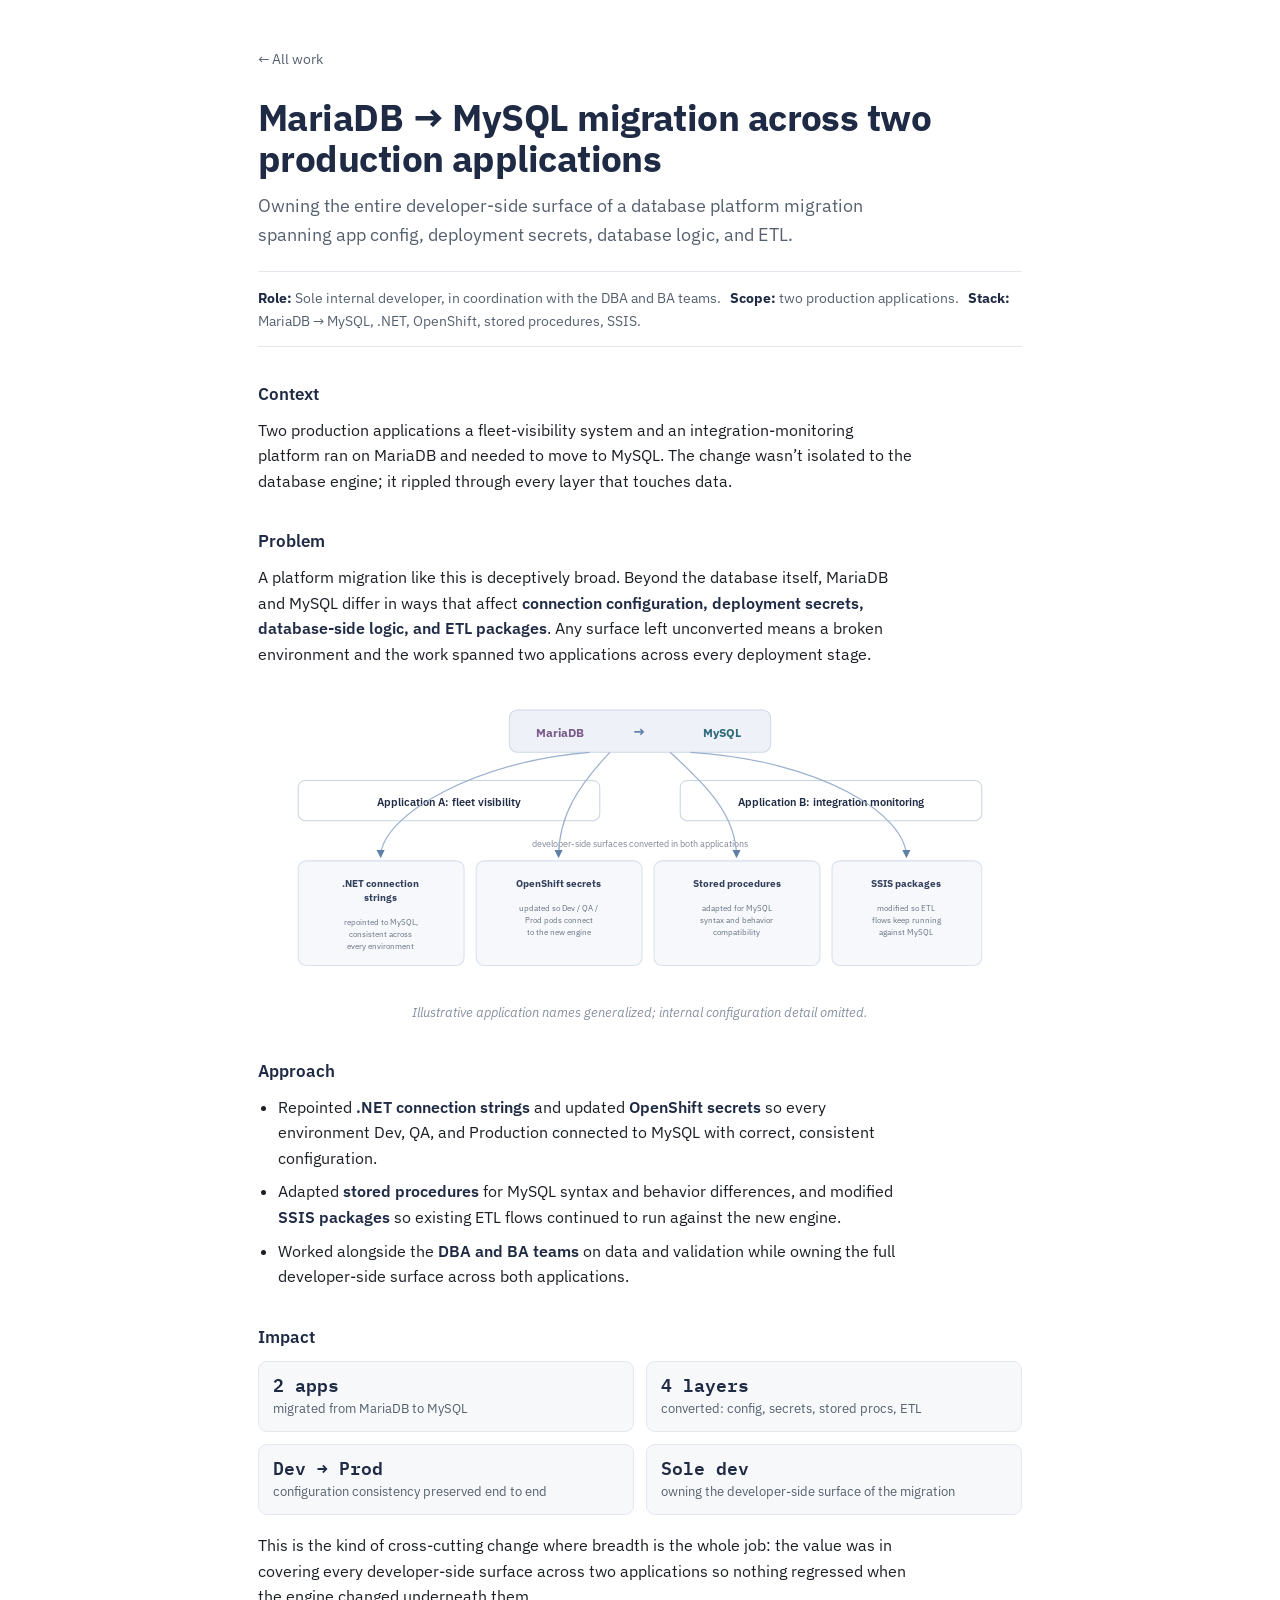
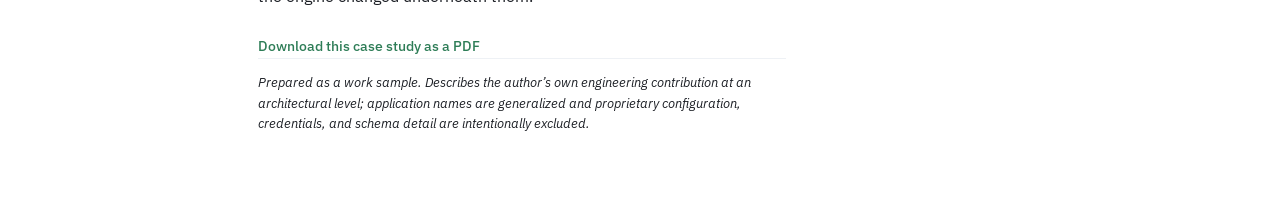
<file: work/database-migration.html>
<!DOCTYPE html>
<html lang="en">
<head>
<meta charset="utf-8">
<meta name="viewport" content="width=device-width, initial-scale=1">
<title>MariaDB → MySQL Migration Connor Randall</title>
<meta name="description" content="Owning the developer-side surface of a database platform migration across two production applications.">
<link rel="preconnect" href="https://fonts.googleapis.com">
<link rel="preconnect" href="https://fonts.gstatic.com" crossorigin>
<link href="https://fonts.googleapis.com/css2?family=IBM+Plex+Mono:wght@400;500;600&family=IBM+Plex+Sans:wght@400;500;600;700&display=swap" rel="stylesheet">
<link rel="stylesheet" href="../styles.css">
</head>
<body>
<div class="case">
  <div class="wrap">
    <a class="back" href="../index.html">&larr; All work</a>
    <h1>MariaDB → MySQL migration across two production applications</h1>
    <p class="lede">Owning the entire developer-side surface of a database platform migration spanning app config, deployment secrets, database logic, and ETL.</p>
    <div class="rolebar"><b>Role:</b> Sole internal developer, in coordination with the DBA and BA teams. &nbsp;&nbsp;<b>Scope:</b> two production applications. &nbsp;&nbsp;<b>Stack:</b> MariaDB → MySQL, .NET, OpenShift, stored procedures, SSIS.</div>

    <h2>Context</h2>
    <p>Two production applications a fleet-visibility system and an integration-monitoring platform ran on MariaDB and needed to move to MySQL. The change wasn&rsquo;t isolated to the database engine; it rippled through every layer that touches data.</p>

    <h2>Problem</h2>
    <p>A platform migration like this is deceptively broad. Beyond the database itself, MariaDB and MySQL differ in ways that affect <span class="k">connection configuration, deployment secrets, database-side logic, and ETL packages</span>. Any surface left unconverted means a broken environment and the work spanned two applications across every deployment stage.</p>

    <figure>
      <svg viewBox="0 0 760 300" xmlns="http://www.w3.org/2000/svg" role="img" aria-label="Migration surfaces across two applications">
        <defs><marker id="arB" viewBox="0 0 10 10" refX="8.5" refY="5" markerWidth="7" markerHeight="7" orient="auto-start-reverse"><path d="M0,0 L10,5 L0,10 z" fill="#5f7fa6"/></marker></defs>
        <rect x="250" y="16" width="260" height="42" rx="8" fill="#eef2f8" stroke="#cdd8e8"/>
        <text x="300" y="43" text-anchor="middle" font-family="IBM Plex Sans, Arial" font-size="12" font-weight="700" fill="#7a5b8a">MariaDB</text>
        <text x="380" y="43" text-anchor="middle" font-family="IBM Plex Sans, Arial" font-size="14" font-weight="700" fill="#5f7fa6">→</text>
        <text x="462" y="43" text-anchor="middle" font-family="IBM Plex Sans, Arial" font-size="12" font-weight="700" fill="#2f6b7c">MySQL</text>
        <rect x="40" y="86" width="300" height="40" rx="7" fill="#fff" stroke="#c9d3e2"/>
        <text x="190" y="111" text-anchor="middle" font-family="IBM Plex Sans, Arial" font-size="10.5" font-weight="600" fill="#1F2A44">Application A: fleet visibility</text>
        <rect x="420" y="86" width="300" height="40" rx="7" fill="#fff" stroke="#c9d3e2"/>
        <text x="570" y="111" text-anchor="middle" font-family="IBM Plex Sans, Arial" font-size="10.5" font-weight="600" fill="#1F2A44">Application B: integration monitoring</text>
        <text x="380" y="152" text-anchor="middle" font-family="IBM Plex Sans, Arial" font-size="9" fill="#7c8493">developer-side surfaces converted in both applications</text>
        <g font-family="IBM Plex Sans, Arial">
          <rect x="40" y="166" width="165" height="104" rx="8" fill="#f6f8fc" stroke="#d7e0ec"/>
          <text x="122" y="192" text-anchor="middle" font-size="10" font-weight="700" fill="#33405c">.NET connection</text>
          <text x="122" y="206" text-anchor="middle" font-size="10" font-weight="700" fill="#33405c">strings</text>
          <text x="122" y="230" text-anchor="middle" font-size="8.2" fill="#66707f">repointed to MySQL,</text>
          <text x="122" y="242" text-anchor="middle" font-size="8.2" fill="#66707f">consistent across</text>
          <text x="122" y="254" text-anchor="middle" font-size="8.2" fill="#66707f">every environment</text>
          <rect x="217" y="166" width="165" height="104" rx="8" fill="#f6f8fc" stroke="#d7e0ec"/>
          <text x="299" y="192" text-anchor="middle" font-size="10" font-weight="700" fill="#33405c">OpenShift secrets</text>
          <text x="299" y="216" text-anchor="middle" font-size="8.2" fill="#66707f">updated so Dev / QA /</text>
          <text x="299" y="228" text-anchor="middle" font-size="8.2" fill="#66707f">Prod pods connect</text>
          <text x="299" y="240" text-anchor="middle" font-size="8.2" fill="#66707f">to the new engine</text>
          <rect x="394" y="166" width="165" height="104" rx="8" fill="#f6f8fc" stroke="#d7e0ec"/>
          <text x="476" y="192" text-anchor="middle" font-size="10" font-weight="700" fill="#33405c">Stored procedures</text>
          <text x="476" y="216" text-anchor="middle" font-size="8.2" fill="#66707f">adapted for MySQL</text>
          <text x="476" y="228" text-anchor="middle" font-size="8.2" fill="#66707f">syntax and behavior</text>
          <text x="476" y="240" text-anchor="middle" font-size="8.2" fill="#66707f">compatibility</text>
          <rect x="571" y="166" width="149" height="104" rx="8" fill="#f6f8fc" stroke="#d7e0ec"/>
          <text x="645" y="192" text-anchor="middle" font-size="10" font-weight="700" fill="#33405c">SSIS packages</text>
          <text x="645" y="216" text-anchor="middle" font-size="8.2" fill="#66707f">modified so ETL</text>
          <text x="645" y="228" text-anchor="middle" font-size="8.2" fill="#66707f">flows keep running</text>
          <text x="645" y="240" text-anchor="middle" font-size="8.2" fill="#66707f">against MySQL</text>
        </g>
        <g stroke="#9bb0cd" stroke-width="1.2" fill="none" marker-end="url(#arB)">
          <path d="M330,58 C220,66 122,120 122,162"/>
          <path d="M350,58 C320,90 299,120 299,162"/>
          <path d="M410,58 C445,90 476,120 476,162"/>
          <path d="M430,58 C560,66 645,120 645,162"/>
        </g>
      </svg>
      <figcaption>Illustrative application names generalized; internal configuration detail omitted.</figcaption>
    </figure>

    <h2>Approach</h2>
    <ul>
      <li>Repointed <span class="k">.NET connection strings</span> and updated <span class="k">OpenShift secrets</span> so every environment Dev, QA, and Production connected to MySQL with correct, consistent configuration.</li>
      <li>Adapted <span class="k">stored procedures</span> for MySQL syntax and behavior differences, and modified <span class="k">SSIS packages</span> so existing ETL flows continued to run against the new engine.</li>
      <li>Worked alongside the <span class="k">DBA and BA teams</span> on data and validation while owning the full developer-side surface across both applications.</li>
    </ul>

    <h2>Impact</h2>
    <div class="impact">
      <div class="box"><div class="n mono">2 apps</div><div class="l">migrated from MariaDB to MySQL</div></div>
      <div class="box"><div class="n mono">4 layers</div><div class="l">converted: config, secrets, stored procs, ETL</div></div>
      <div class="box"><div class="n mono">Dev → Prod</div><div class="l">configuration consistency preserved end to end</div></div>
      <div class="box"><div class="n mono">Sole dev</div><div class="l">owning the developer-side surface of the migration</div></div>
    </div>
    <p>This is the kind of cross-cutting change where breadth is the whole job: the value was in covering every developer-side surface across two applications so nothing regressed when the engine changed underneath them.</p>

    <a class="dl" href="../assets/DatabaseMigration_CaseStudy.pdf">Download this case study as a PDF</a>
    <p class="excluded">Prepared as a work sample. Describes the author&rsquo;s own engineering contribution at an architectural level; application names are generalized and proprietary configuration, credentials, and schema detail are intentionally excluded.</p>
  </div>
</div>
</body>
</html>
</file>
<file: styles.css>
:root{
  --paper:#f7f8fa;
  --surface:#ffffff;
  --ink:#1b1e24;
  --navy:#1F2A44;
  --slate:#55606f;
  --line:#e4e7ee;
  --line-soft:#eef1f5;
  --accent:#2e7d57;
  --accent-weak:#e9f3ee;
  --amber:#9c6a2f;
}

*{box-sizing:border-box}
html{-webkit-text-size-adjust:100%}
body{
  margin:0;
  background:var(--paper);
  color:var(--ink);
  font-family:"IBM Plex Sans",system-ui,-apple-system,Segoe UI,Helvetica,Arial,sans-serif;
  font-size:16px;
  line-height:1.6;
  -webkit-font-smoothing:antialiased;
}
.wrap{max-width:940px;margin:0 auto;padding:0 28px}

a{color:var(--accent);text-decoration:none}
a:hover{text-decoration:underline;text-underline-offset:3px}

.mono{font-family:"IBM Plex Mono",ui-monospace,SFMono-Regular,Menlo,monospace}

/* ---------- top bar ---------- */
.topbar{border-bottom:1px solid var(--line);background:var(--surface)}
.topbar .wrap{display:flex;align-items:center;justify-content:space-between;height:60px}
.topbar .id{font-weight:600;color:var(--navy);letter-spacing:-.01em}
.topbar nav a{color:var(--slate);font-size:.9rem;margin-left:22px}
.topbar nav a:hover{color:var(--navy);text-decoration:none}

/* ---------- hero ---------- */
.hero{background:var(--surface);border-bottom:1px solid var(--line)}
.hero .wrap{padding:64px 28px 56px}
.profile{display:flex;flex-direction:column;align-items:center;gap:18px;margin-bottom:40px}
.avatar{
  width:168px;height:168px;border-radius:50%;
  object-fit:cover;object-position:50% 25%;
  border:4px solid var(--surface);
  box-shadow:0 0 0 1px var(--line),0 6px 20px rgba(31,42,68,.14);
}
.btn{
  display:inline-block;font-size:.9rem;font-weight:500;color:#fff;background:var(--navy);
  padding:9px 18px;border-radius:8px;
}
.btn:hover{background:#2c3a5c;text-decoration:none}
.hero h1{
  font-size:clamp(2.1rem,5.4vw,3.05rem);
  line-height:1.08;
  letter-spacing:-.02em;
  color:var(--navy);
  font-weight:700;
  margin:0 0 18px;
  max-width:16ch;
}
.hero .thesis{font-size:1.16rem;color:var(--slate);max-width:60ch;margin:0 0 30px}
.hero .thesis b{color:var(--ink);font-weight:600}

.path{
  display:inline-flex;flex-wrap:wrap;gap:10px;align-items:center;
  font-size:.86rem;color:var(--navy);
  background:var(--paper);border:1px solid var(--line);
  padding:11px 16px;border-radius:10px;
}
.path .node{font-weight:500}
.path .arw{color:var(--accent);font-weight:600}

.facts{display:flex;flex-wrap:wrap;gap:26px 40px;margin-top:34px}
.facts div{min-width:0}
.facts .lab{font-size:.72rem;letter-spacing:.02em;color:#8790a0;margin-bottom:3px}
.facts .val{font-size:.95rem;color:var(--ink);font-weight:500}

/* ---------- sections ---------- */
section{padding:56px 0}
.sec-head{display:flex;align-items:baseline;gap:14px;margin-bottom:8px}
.sec-head h2{font-size:1.02rem;font-weight:600;color:var(--navy);margin:0;letter-spacing:.01em}
.sec-head .rule{flex:1;height:1px;background:var(--line)}
.sec-sub{color:var(--slate);font-size:.95rem;margin:0 0 26px;max-width:64ch}

/* ---------- work entries ---------- */
.entry{
  display:grid;grid-template-columns:150px 1fr;gap:8px 34px;
  padding:30px 0;border-top:1px solid var(--line);
}
.entry:last-of-type{border-bottom:1px solid var(--line)}
.entry .kind{font-size:.78rem;color:var(--accent);font-weight:500}
.entry .kind.soon{color:var(--amber)}
.entry h3{margin:0 0 8px;font-size:1.28rem;color:var(--navy);font-weight:600;letter-spacing:-.01em;line-height:1.25}
.entry p{margin:0 0 14px;color:var(--slate);max-width:64ch}
.entry p b{color:var(--ink);font-weight:600}

.metrics{display:flex;flex-wrap:wrap;gap:10px 12px;margin:0 0 16px}
.metric{border:1px solid var(--line);border-radius:8px;padding:8px 12px;background:var(--surface)}
.metric .n{font-size:1.05rem;font-weight:600;color:var(--navy);line-height:1}
.metric .l{font-size:.74rem;color:var(--slate);margin-top:3px}

.stack{display:flex;flex-wrap:wrap;gap:7px;margin-bottom:16px}
.tag{font-size:.73rem;color:#3a4a63;background:var(--paper);border:1px solid var(--line);border-radius:6px;padding:3px 8px}

.readlinks a{font-size:.9rem;font-weight:500;margin-right:20px}
.readlinks .pdf{color:var(--slate)}
.readlinks .pdf:hover{color:var(--navy)}
.entry.pending{opacity:.72}
.entry.pending h3{color:#5b6472}

/* ---------- approach ---------- */
.approach p{max-width:66ch;color:var(--slate);margin:0 0 14px}
.approach p b{color:var(--ink)}

/* ---------- footer ---------- */
footer{background:var(--navy);color:#cdd4e0}
footer .wrap{padding:40px 28px}
footer h2{color:#fff;font-size:1.15rem;margin:0 0 6px;font-weight:600}
footer p{margin:0 0 20px;color:#a9b3c6;font-size:.95rem}
footer .links{display:flex;flex-wrap:wrap;gap:10px 28px}
footer .links a{color:#fff;font-weight:500}
footer .links a:hover{color:#bfe3cf}
footer .fine{margin-top:26px;font-size:.78rem;color:#7e8aa2}

/* ---------- case study page ---------- */
.case{background:var(--surface)}
.case .wrap{padding:46px 28px 60px;max-width:820px}
.back{font-size:.88rem;color:var(--slate);display:inline-block;margin-bottom:26px}
.back:hover{color:var(--navy);text-decoration:none}
.case h1{font-size:clamp(1.7rem,4.2vw,2.3rem);color:var(--navy);letter-spacing:-.015em;line-height:1.14;margin:0 0 12px;font-weight:700}
.case .lede{font-size:1.1rem;color:var(--slate);margin:0 0 22px;max-width:62ch}
.case .rolebar{font-size:.9rem;color:var(--slate);border-top:1px solid var(--line);border-bottom:1px solid var(--line);padding:14px 0;margin:0 0 30px}
.case .rolebar b{color:var(--navy)}
.case h2{font-size:1.05rem;color:var(--navy);margin:34px 0 10px;font-weight:600}
.case p{color:var(--ink);max-width:66ch;margin:0 0 14px}
.case .k{color:var(--navy);font-weight:600}
.case ul{max-width:66ch;padding-left:20px;margin:0 0 14px}
.case li{margin:8px 0;color:var(--ink)}
figure{margin:26px 0 8px}
figure svg{width:100%;height:auto;display:block}
figcaption{font-size:.8rem;color:#8790a0;font-style:italic;text-align:center;margin-top:8px}
.impact{display:grid;grid-template-columns:1fr 1fr;gap:12px;margin:6px 0 18px}
.impact .box{border:1px solid var(--line);border-radius:9px;padding:12px 14px;background:var(--paper)}
.impact .n{font-size:1.15rem;font-weight:600;color:var(--navy);line-height:1.1}
.impact .l{font-size:.82rem;color:var(--slate);margin-top:4px}
.dl{display:inline-block;margin-top:10px;font-size:.9rem;font-weight:500}
.excluded{font-size:.8rem;color:#8790a0;font-style:italic;border-top:1px solid var(--line-soft);margin-top:30px;padding-top:14px}

@media (max-width:640px){
  .wrap{padding:0 20px}
  .hero .wrap{padding:44px 20px 40px}
  .entry{grid-template-columns:1fr;gap:6px}
  .entry .kind{order:-1}
  .impact{grid-template-columns:1fr}
  .facts{gap:18px 30px}
}
</file>
